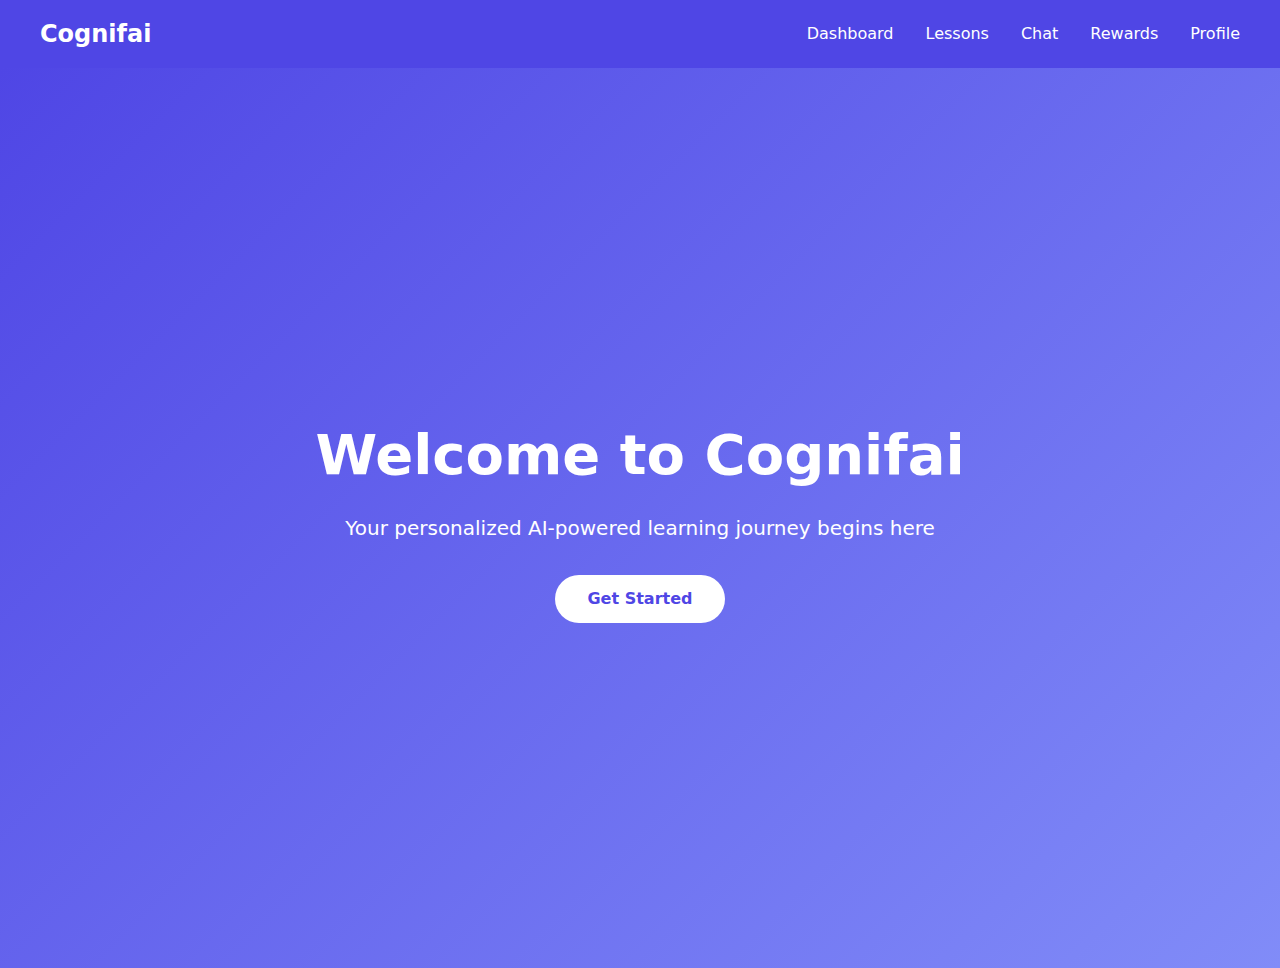
<file: index.html>
<!DOCTYPE html>
<html lang="en">
<head>
    <meta charset="UTF-8">
    <meta name="viewport" content="width=device-width, initial-scale=1.0">
    <title>Cognifai - Personalized Learning Platform</title>
    <style>
        /* Global Styles */
        * {
            margin: 0;
            padding: 0;
            box-sizing: border-box;
            font-family: 'Segoe UI', system-ui, sans-serif;
        }
        :root {
            --primary: #4f46e5;
            --primary-dark: #4338ca;
            --secondary: #818cf8;
            --text: #1f2937;
            --light: #f3f4f6;
            --white: #ffffff;
        }
        body {
            background-color: var(--light);
            color: var(--text);
            line-height: 1.5;
        }
        .nav {
            background-color: var(--primary);
            padding: 1rem;
            box-shadow: 0 2px 4px rgba(0,0,0,0.1);
        }
        .nav-container {
            max-width: 1200px;
            margin: 0 auto;
            display: flex;
            justify-content: space-between;
            align-items: center;
        }
        .nav-logo {
            color: var(--white);
            font-size: 1.5rem;
            font-weight: bold;
            text-decoration: none;
        }
        .nav-links {
            display: flex;
            gap: 2rem;
        }
        .nav-links a {
            color: var(--white);
            text-decoration: none;
            transition: opacity 0.2s;
        }
        .nav-links a:hover {
            opacity: 0.8;
        }
        .landing {
            min-height: 100vh;
            background: linear-gradient(135deg, var(--primary), var(--secondary));
            display: flex;
            align-items: center;
            justify-content: center;
            text-align: center;
            padding: 2rem;
        }
        .landing-content {
            color: var(--white);
        }
        .landing h1 {
            font-size: 3.5rem;
            margin-bottom: 1rem;
        }
        .landing p {
            font-size: 1.25rem;
            margin-bottom: 2rem;
        }
        .btn {
            display: inline-block;
            padding: 0.75rem 2rem;
            border-radius: 9999px;
            text-decoration: none;
            font-weight: 600;
            transition: all 0.2s;
        }
        .btn-primary {
            background-color: var(--white);
            color: var(--primary);
        }
        .btn-primary:hover {
            background-color: var(--light);
        }
        @media (max-width: 768px) {
            .nav-links {
                display: none;
            }
        }
    </style>
</head>
<body>
    <!-- Navigation -->
    <nav class="nav">
        <div class="nav-container">
            <a href="index.html" class="nav-logo">Cognifai</a>
            <div class="nav-links">
                <a href="dashboard.html">Dashboard</a>
                <a href="lessons.html">Lessons</a>
                <a href="chat.html">Chat</a>
                <a href="rewards.html">Rewards</a>
                <a href="profile.html">Profile</a>
            </div>
        </div>
    </nav>
    <!-- Landing Page -->
    <section class="landing">
        <div class="landing-content">
            <h1>Welcome to Cognifai</h1>
            <p>Your personalized AI-powered learning journey begins here</p>
            <a href="login.html" class="btn btn-primary">Get Started</a>
        </div>
    </section>
</body>
</html>
</file>
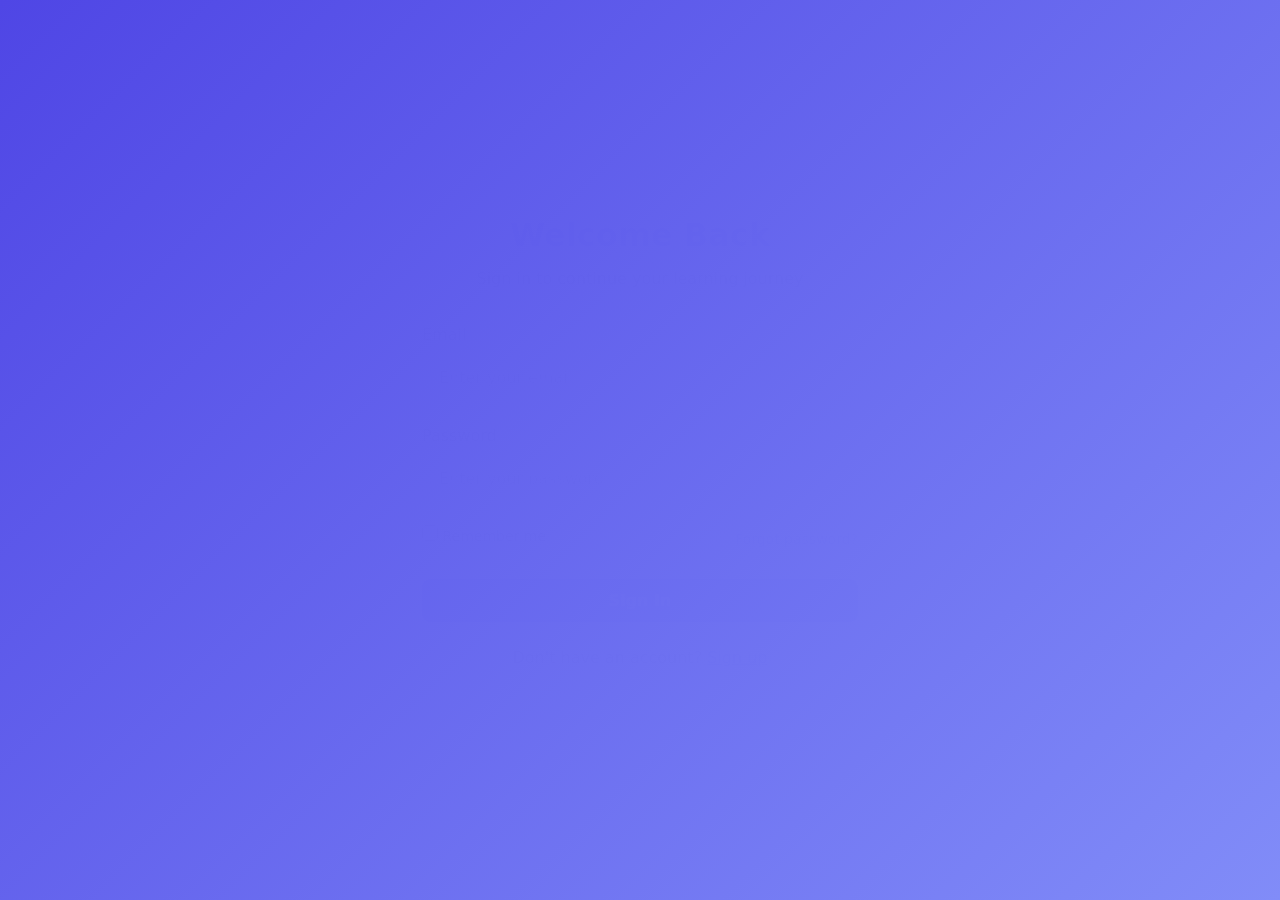
<file: chat.html>
<!DOCTYPE html>
<html lang="en">
<head>
    <meta charset="UTF-8">
    <meta name="viewport" content="width=device-width, initial-scale=1.0">
    <title>AI Chat - Cognifai</title>
    <link rel="stylesheet" href="styles.css">
    <style>
        .chat-main {
            max-width: 600px;
            margin: 3rem auto 2rem auto;
            background: var(--white);
            border-radius: 1.25rem;
            box-shadow: 0 4px 24px rgba(79,70,229,0.08);
            display: flex;
            flex-direction: column;
            min-height: 600px;
            overflow: hidden;
        }
        .chat-header {
            background: linear-gradient(90deg, var(--primary), var(--secondary));
            color: var(--white);
            padding: 1.5rem 2rem;
            text-align: center;
        }
        .chat-messages {
            flex: 1;
            padding: 2rem 1.5rem 1rem 1.5rem;
            overflow-y: auto;
            background: var(--light);
            display: flex;
            flex-direction: column;
            gap: 1.25rem;
        }
        .empty-state {
            display: flex;
            flex-direction: column;
            align-items: center;
            justify-content: center;
            height: 100%;
            color: var(--text);
            opacity: 0.7;
            text-align: center;
            padding: 2rem;
        }
        .empty-state h3 {
            margin-bottom: 1rem;
            color: var(--primary);
        }
        .message {
            display: flex;
            align-items: flex-end;
            gap: 0.75rem;
        }
        .message.user {
            flex-direction: row-reverse;
        }
        .message-content {
            max-width: 70%;
            padding: 1rem 1.25rem;
            border-radius: 1.25rem;
            font-size: 1rem;
            line-height: 1.6;
            box-shadow: 0 2px 8px rgba(0,0,0,0.04);
        }
        .message.user .message-content {
            background: var(--primary);
            color: var(--white);
            border-bottom-right-radius: 0.25rem;
        }
        .message.ai .message-content {
            background: var(--white);
            color: var(--text);
            border-bottom-left-radius: 0.25rem;
            border: 1px solid var(--light);
        }
        .chat-input-bar {
            padding: 1rem 1.25rem;
            background: var(--white);
            border-top: 1px solid var(--light);
        }
        .chat-input-bar input {
            width: 100%;
            border: 1px solid var(--light);
            border-radius: 1.5rem;
            padding: 0.75rem 1.25rem;
            font-size: 1rem;
            background: var(--light);
            transition: all 0.2s;
        }
        .chat-input-bar input:focus {
            outline: none;
            border-color: var(--primary);
            box-shadow: 0 0 0 2px rgba(79,70,229,0.1);
        }
        .chat-input-bar input::placeholder {
            color: var(--text);
            opacity: 0.5;
        }
        @media (max-width: 700px) {
            .chat-main {
                max-width: 98vw;
                margin: 1rem auto;
            }
            .chat-header {
                padding: 1rem 0.5rem;
            }
        }
    </style>
</head>
<body>
    <!-- Navigation -->
    <nav class="nav">
        <div class="nav-container">
            <a href="index.html" class="nav-logo">Cognifai</a>
            <div class="nav-links">
                <a href="dashboard.html">Dashboard</a>
                <a href="lessons.html">Lessons</a>
                <a href="chat.html">Chat</a>
                <a href="rewards.html">Rewards</a>
                <a href="profile.html">Profile</a>
            </div>
        </div>
    </nav>

    <main>
        <div class="chat-main">
            <div class="chat-header">
                <h2>AI Learning Assistant</h2>
                <p style="margin-top: 0.5rem; font-size: 1.1rem; opacity: 0.9;">Coming Soon</p>
            </div>
            <div class="chat-messages" id="chatMessages">
                <div class="empty-state">
                    <h3>AI Assistant Coming Soon</h3>
                    <p>Our AI learning assistant is currently under development. Check back soon for an enhanced learning experience!</p>
                </div>
            </div>
            <div class="chat-input-bar">
                <input type="text" placeholder="Type a message...">
            </div>
        </div>
    </main>

    <script>
        // Check if user is logged in
        window.onload = function() {
            const userData = JSON.parse(localStorage.getItem('userData'));
            if (!userData) {
                window.location.href = 'login.html';
                return;
            }
        }
    </script>
</body>
</html>
</file>
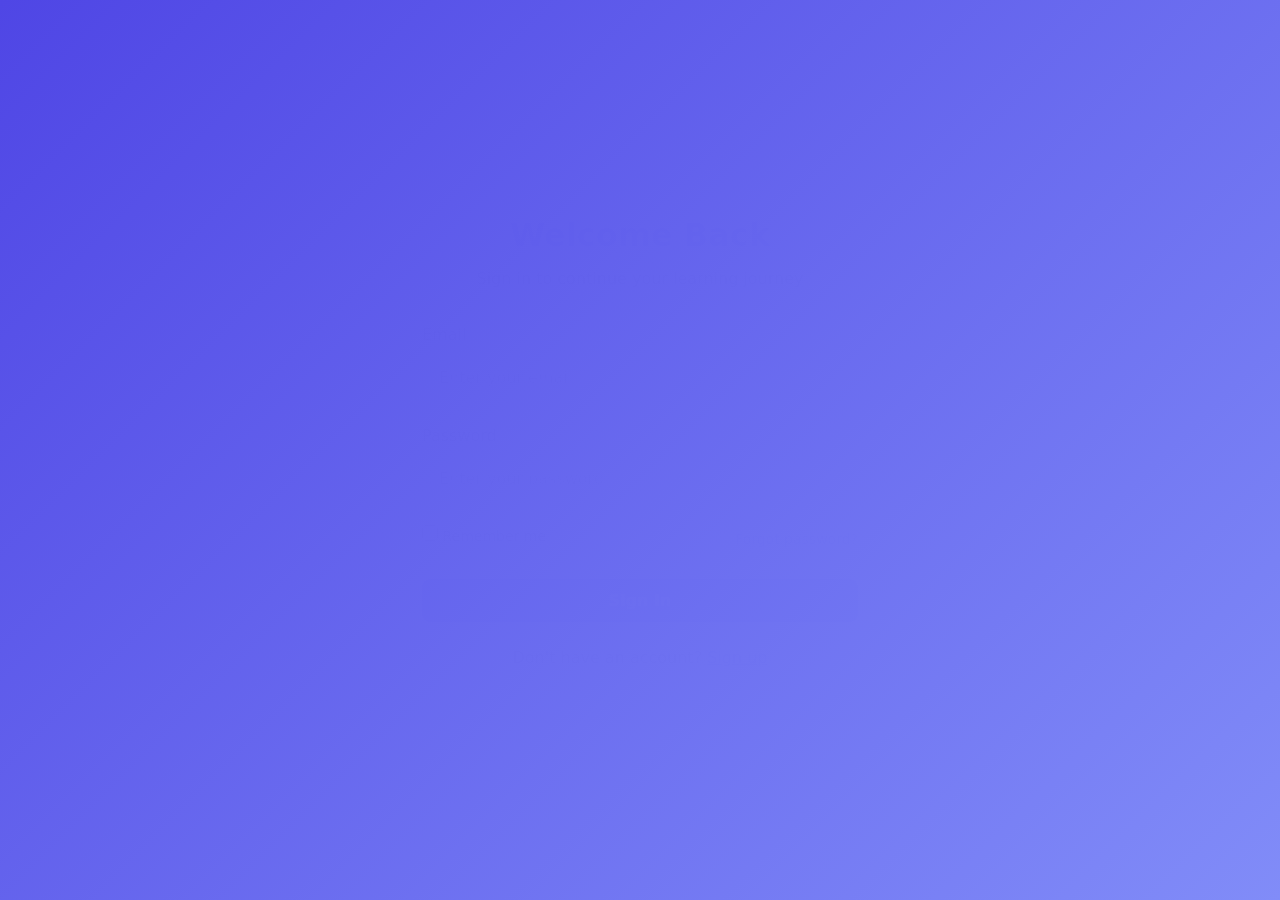
<file: dashboard.html>
<!DOCTYPE html>
<html lang="en">
<head>
    <meta charset="UTF-8">
    <meta name="viewport" content="width=device-width, initial-scale=1.0">
    <title>Dashboard - Cognifai</title>
    <link rel="stylesheet" href="styles.css">
</head>
<body>
    <!-- Navigation -->
    <nav class="nav">
        <div class="nav-container">
            <a href="index.html" class="nav-logo">Cognifai</a>
            <div class="nav-links">
                <a href="dashboard.html">Dashboard</a>
                <a href="lessons.html">Lessons</a>
                <a href="chat.html">Chat</a>
                <a href="rewards.html">Rewards</a>
                <a href="profile.html">Profile</a>
            </div>
        </div>
    </nav>

    <div class="container" style="max-width: 1200px; margin: 2rem auto; padding: 0 1rem;">
        <!-- Welcome Strip -->
        <div class="welcome-strip">
            <h1 id="welcomeMessage">Welcome back!</h1>
            <div style="display: flex; align-items: center; gap: 1rem; margin-top: 1rem;">
                <div class="progress-bar" style="flex-grow: 1;">
                    <div class="progress-bar-fill" style="width: 0%;"></div>
                </div>
                <span>Level 1</span>
            </div>
        </div>

        <!-- Stats Grid -->
        <div class="stats-grid">
            <div class="stat-card">
                <h3>XP Earned</h3>
                <p style="font-size: 2rem; color: var(--primary);">0</p>
                <p>of 1000 to next level</p>
            </div>
            <div class="stat-card">
                <h3>Lessons Completed</h3>
                <p style="font-size: 2rem; color: var(--primary);">0</p>
                <p>out of 0 total</p>
            </div>
            <div class="stat-card">
                <h3>Current Streak</h3>
                <p style="font-size: 2rem; color: var(--primary);">0</p>
                <p>days in a row</p>
            </div>
            <div class="stat-card">
                <h3>Badges Earned</h3>
                <p style="font-size: 2rem; color: var(--primary);">0</p>
                <p>out of 0 available</p>
            </div>
        </div>

        <!-- Next Lesson Preview -->
        <div class="card">
            <div class="card-header">
                <h2 class="card-title">Start Learning</h2>
            </div>
            <div style="display: flex; gap: 2rem; align-items: center;">
                <div style="flex-grow: 1;">
                    <h3>No lessons yet</h3>
                    <p>Start your learning journey by chatting with our AI</p>
                </div>
                <a href="chat.html" class="btn">Get Started</a>
            </div>
        </div>

        <!-- Weekly Activity -->
        <div class="card">
            <div class="card-header">
                <h2 class="card-title">Weekly Activity</h2>
            </div>
            <div style="height: 200px; display: flex; align-items: flex-end; gap: 1rem; padding: 1rem;">
                <div style="flex: 1; background: var(--light); height: 0%; border-radius: 0.5rem;"></div>
                <div style="flex: 1; background: var(--light); height: 0%; border-radius: 0.5rem;"></div>
                <div style="flex: 1; background: var(--light); height: 0%; border-radius: 0.5rem;"></div>
                <div style="flex: 1; background: var(--light); height: 0%; border-radius: 0.5rem;"></div>
                <div style="flex: 1; background: var(--light); height: 0%; border-radius: 0.5rem;"></div>
                <div style="flex: 1; background: var(--light); height: 0%; border-radius: 0.5rem;"></div>
                <div style="flex: 1; background: var(--light); height: 0%; border-radius: 0.5rem;"></div>
            </div>
        </div>

        <!-- Recent Achievements -->
        <div class="card">
            <div class="card-header">
                <h2 class="card-title">Recent Achievements</h2>
            </div>
            <div class="grid grid-3">
                <div class="badge-card" style="opacity: 0.5;">
                    <div class="badge-icon">🏆</div>
                    <h3>First Lesson</h3>
                    <p>Complete your first lesson</p>
                </div>
                <div class="badge-card" style="opacity: 0.5;">
                    <div class="badge-icon">🔥</div>
                    <h3>3-Day Streak</h3>
                    <p>Learn for 3 days in a row</p>
                </div>
                <div class="badge-card" style="opacity: 0.5;">
                    <div class="badge-icon">⭐</div>
                    <h3>Quick Learner</h3>
                    <p>Complete 5 lessons</p>
                </div>
            </div>
        </div>
    </div>

    <script>
        // Check if user is logged in
        window.onload = function() {
            const userData = JSON.parse(localStorage.getItem('userData'));
            if (!userData) {
                window.location.href = 'login.html';
                return;
            }

            // Update welcome message
            const welcomeMessage = document.getElementById('welcomeMessage');
            welcomeMessage.textContent = `Welcome back, ${userData.username || 'Learner'}!`;

            // Check if there are any lessons
            const lessons = JSON.parse(localStorage.getItem('lessons') || '[]');
            if (lessons.length > 0) {
                // Update stats based on lessons
                const completedLessons = lessons.filter(lesson => lesson.completed).length;
                const totalLessons = lessons.length;
                const xp = completedLessons * 100; // Example XP calculation

                document.querySelector('.stat-card:nth-child(1) p:nth-child(2)').textContent = xp;
                document.querySelector('.stat-card:nth-child(2) p:nth-child(2)').textContent = completedLessons;
                document.querySelector('.stat-card:nth-child(2) p:nth-child(3)').textContent = `out of ${totalLessons} total`;

                // Update progress bar
                const progress = totalLessons > 0 ? (completedLessons / totalLessons) * 100 : 0;
                document.querySelector('.progress-bar-fill').style.width = `${progress}%`;

                // Update next lesson preview
                const nextLesson = lessons.find(lesson => !lesson.completed);
                if (nextLesson) {
                    const lessonPreview = document.querySelector('.card:nth-child(3)');
                    lessonPreview.querySelector('h3').textContent = nextLesson.title;
                    lessonPreview.querySelector('p').textContent = nextLesson.description;
                    lessonPreview.querySelector('.btn').textContent = 'Continue';
                    lessonPreview.querySelector('.btn').onclick = () => window.location.href = 'lessons.html';
                }
            }
        }
    </script>
</body>
</html>
</file>
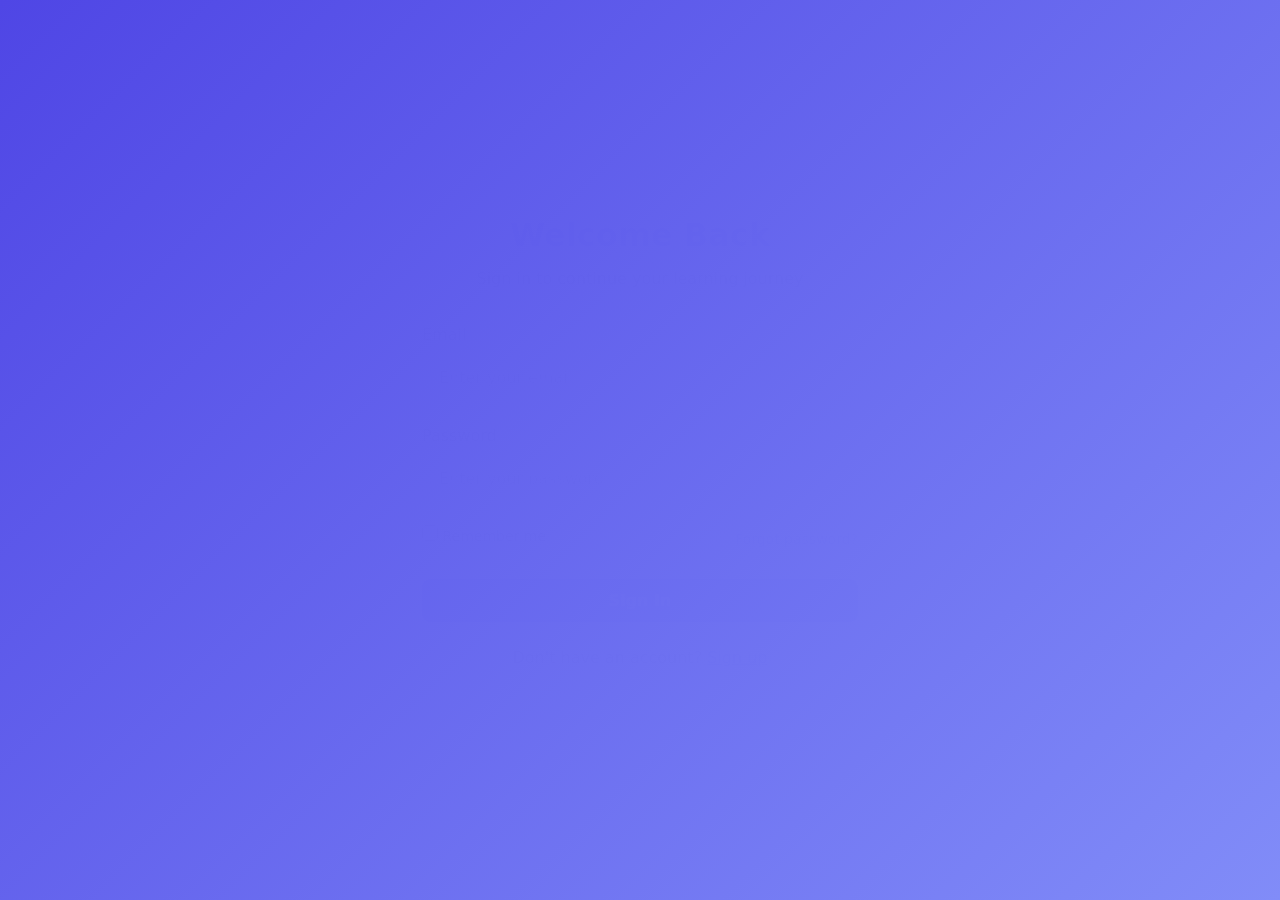
<file: lessons.html>
<!DOCTYPE html>
<html lang="en">
<head>
    <meta charset="UTF-8">
    <meta name="viewport" content="width=device-width, initial-scale=1.0">
    <title>Lessons - Cognifai</title>
    <link rel="stylesheet" href="styles.css">
</head>
<body>
    <!-- Navigation -->
    <nav class="nav">
        <div class="nav-container">
            <a href="index.html" class="nav-logo">Cognifai</a>
            <div class="nav-links">
                <a href="dashboard.html">Dashboard</a>
                <a href="lessons.html">Lessons</a>
                <a href="chat.html">Chat</a>
                <a href="rewards.html">Rewards</a>
                <a href="profile.html">Profile</a>
            </div>
        </div>
    </nav>

    <div class="container" style="max-width: 1200px; margin: 2rem auto; padding: 0 1rem;">
        <!-- Empty State -->
        <div class="card" style="text-align: center; padding: 3rem;">
            <h2>No Lessons Yet</h2>
            <p style="margin: 1rem 0;">Get started by chatting with our AI to create your personalized lesson plan.</p>
            <a href="chat.html" class="btn" style="display: inline-block; width: auto;">Chat with AI</a>
        </div>

        <!-- Lesson List (Hidden by default) -->
        <div id="lessonList" style="display: none;">
            <!-- Course Progress -->
            <div class="welcome-strip">
                <h1>Your Learning Path</h1>
                <div style="display: flex; align-items: center; gap: 1rem; margin-top: 1rem;">
                    <div class="progress-bar" style="flex-grow: 1;">
                        <div class="progress-bar-fill" style="width: 0%;"></div>
                    </div>
                    <span>0% Complete</span>
                </div>
            </div>

            <!-- Course Categories -->
            <div class="grid grid-3" style="margin-bottom: 2rem;">
                <div class="card" style="cursor: pointer; transition: transform 0.2s;" onclick="filterLessons('all')">
                    <h3>All Courses</h3>
                    <p>Browse all available courses</p>
                </div>
                <div class="card" style="cursor: pointer; transition: transform 0.2s;" onclick="filterLessons('in-progress')">
                    <h3>In Progress</h3>
                    <p>Continue your learning journey</p>
                </div>
                <div class="card" style="cursor: pointer; transition: transform 0.2s;" onclick="filterLessons('completed')">
                    <h3>Completed</h3>
                    <p>Review your achievements</p>
                </div>
            </div>

            <!-- Course List -->
            <div class="grid grid-2" style="gap: 2rem;" id="courseList">
                <!-- Lessons will be dynamically added here -->
            </div>
        </div>
    </div>

    <script>
        // Check if user is logged in
        window.onload = function() {
            const userData = JSON.parse(localStorage.getItem('userData'));
            if (!userData) {
                window.location.href = 'login.html';
                return;
            }

            // Check if there are any lessons
            const lessons = JSON.parse(localStorage.getItem('lessons') || '[]');
            if (lessons.length > 0) {
                document.querySelector('.card').style.display = 'none';
                document.getElementById('lessonList').style.display = 'block';
                displayLessons(lessons);
            }
        }

        function displayLessons(lessons) {
            const courseList = document.getElementById('courseList');
            courseList.innerHTML = lessons.map(lesson => `
                <div class="card lesson-card">
                    <div style="display: flex; gap: 1.5rem;">
                        <div style="flex: 1;">
                            <h3>${lesson.title}</h3>
                            <p>${lesson.description}</p>
                            <div style="display: flex; gap: 1rem; margin-top: 1rem;">
                                <span>⏱️ ${lesson.duration}</span>
                                <span>📚 ${lesson.difficulty}</span>
                            </div>
                            <div class="progress-bar" style="margin-top: 1rem;">
                                <div class="progress-bar-fill" style="width: 0%;"></div>
                            </div>
                        </div>
                        <button class="btn">Start</button>
                    </div>
                </div>
            `).join('');
        }

        function filterLessons(category) {
            // Add active state to selected category
            document.querySelectorAll('.card').forEach(card => {
                card.style.transform = 'none';
            });
            event.currentTarget.style.transform = 'translateY(-4px)';
        }
    </script>
</body>
</html>
</file>
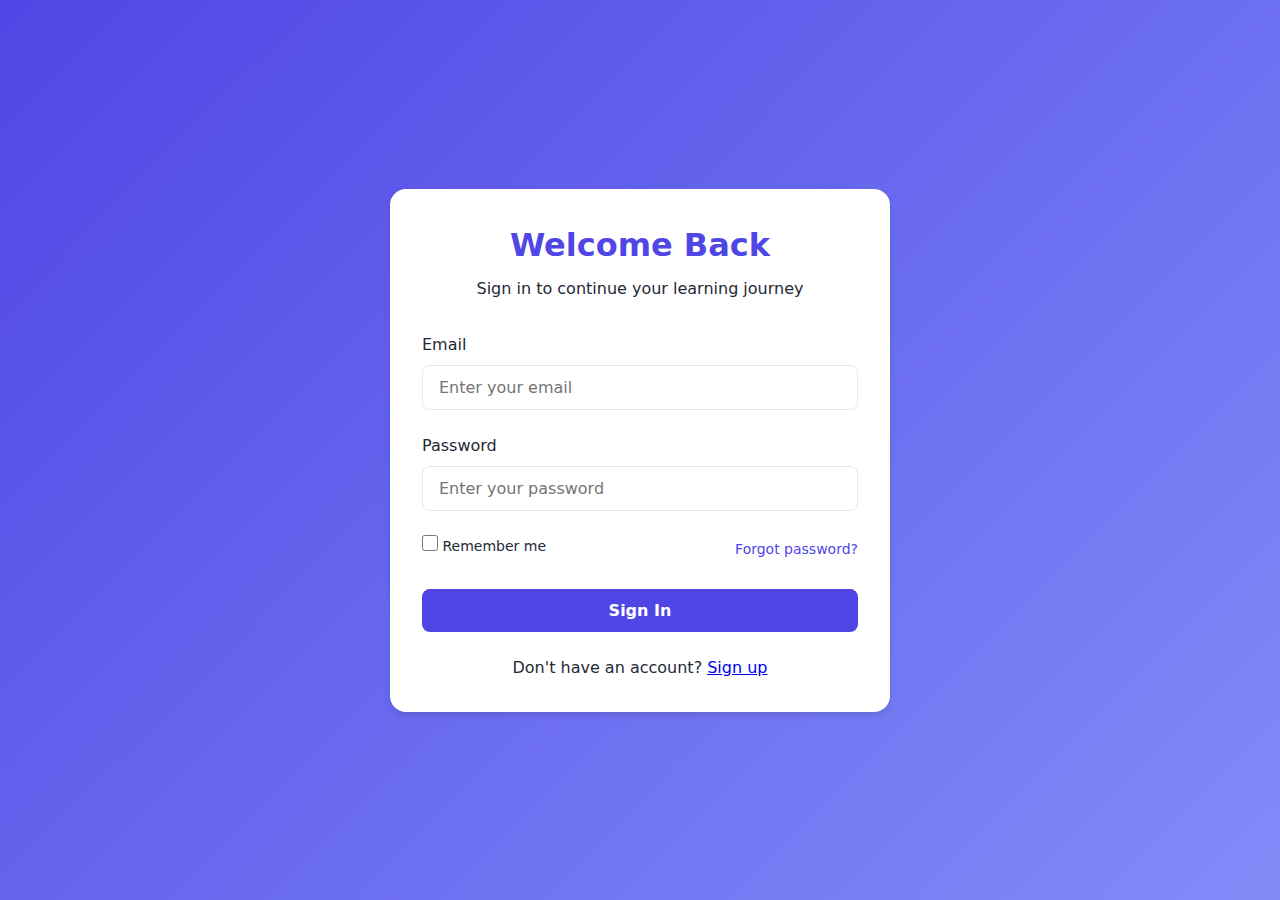
<file: login.html>
<!DOCTYPE html>
<html lang="en">
<head>
    <meta charset="UTF-8">
    <meta name="viewport" content="width=device-width, initial-scale=1.0">
    <title>Login - Cognifai</title>
    <link rel="stylesheet" href="styles.css">
</head>
<body>
    <div class="auth-container">
        <div class="auth-box">
            <div class="auth-header">
                <h1>Welcome Back</h1>
                <p class="text-light">Sign in to continue your learning journey</p>
            </div>
            <form id="loginForm" class="mt-2">
                <div class="form-group">
                    <label for="email">Email</label>
                    <input type="email" id="email" class="form-control" required placeholder="Enter your email">
                </div>
                <div class="form-group">
                    <label for="password">Password</label>
                    <input type="password" id="password" class="form-control" required placeholder="Enter your password">
                </div>
                <div class="form-group">
                    <div class="remember-forgot">
                        <label class="checkbox-label">
                            <input type="checkbox" id="rememberMe">
                            <span>Remember me</span>
                        </label>
                        <a href="#" class="forgot-password">Forgot password?</a>
                    </div>
                </div>
                <div class="form-group">
                    <button type="submit" class="btn btn-primary" style="width: 100%;">Sign In</button>
                </div>
                <p class="text-center mt-2">
                    Don't have an account? <a href="signup.html" class="text-primary">Sign up</a>
                </p>
            </form>
        </div>
    </div>

    <style>
        .remember-forgot {
            display: flex;
            justify-content: space-between;
            align-items: center;
            font-size: 0.875rem;
        }

        .checkbox-label {
            display: flex;
            align-items: center;
            gap: 0.5rem;
            cursor: pointer;
        }

        .checkbox-label input[type="checkbox"] {
            width: 1rem;
            height: 1rem;
            cursor: pointer;
        }

        .forgot-password {
            color: var(--primary);
            text-decoration: none;
            transition: color 0.2s;
        }

        .forgot-password:hover {
            color: var(--primary-dark);
        }

        .auth-box {
            animation: fadeIn 0.3s ease-in;
        }

        @keyframes fadeIn {
            from { opacity: 0; transform: translateY(-10px); }
            to { opacity: 1; transform: translateY(0); }
        }
    </style>

    <script>
        document.getElementById('loginForm').addEventListener('submit', function(e) {
            e.preventDefault();
            
            const email = document.getElementById('email').value;
            const password = document.getElementById('password').value;
            const rememberMe = document.getElementById('rememberMe').checked;
            
            // Get stored user data
            const userData = JSON.parse(localStorage.getItem('userData'));
            
            if (!userData || userData.email !== email) {
                alert('Invalid email or password!');
                return;
            }
            
            // Store login state
            if (rememberMe) {
                localStorage.setItem('isLoggedIn', 'true');
            } else {
                sessionStorage.setItem('isLoggedIn', 'true');
            }
            
            // Redirect to dashboard
            window.location.href = 'dashboard.html';
        });
    </script>
</body>
</html>
</file>
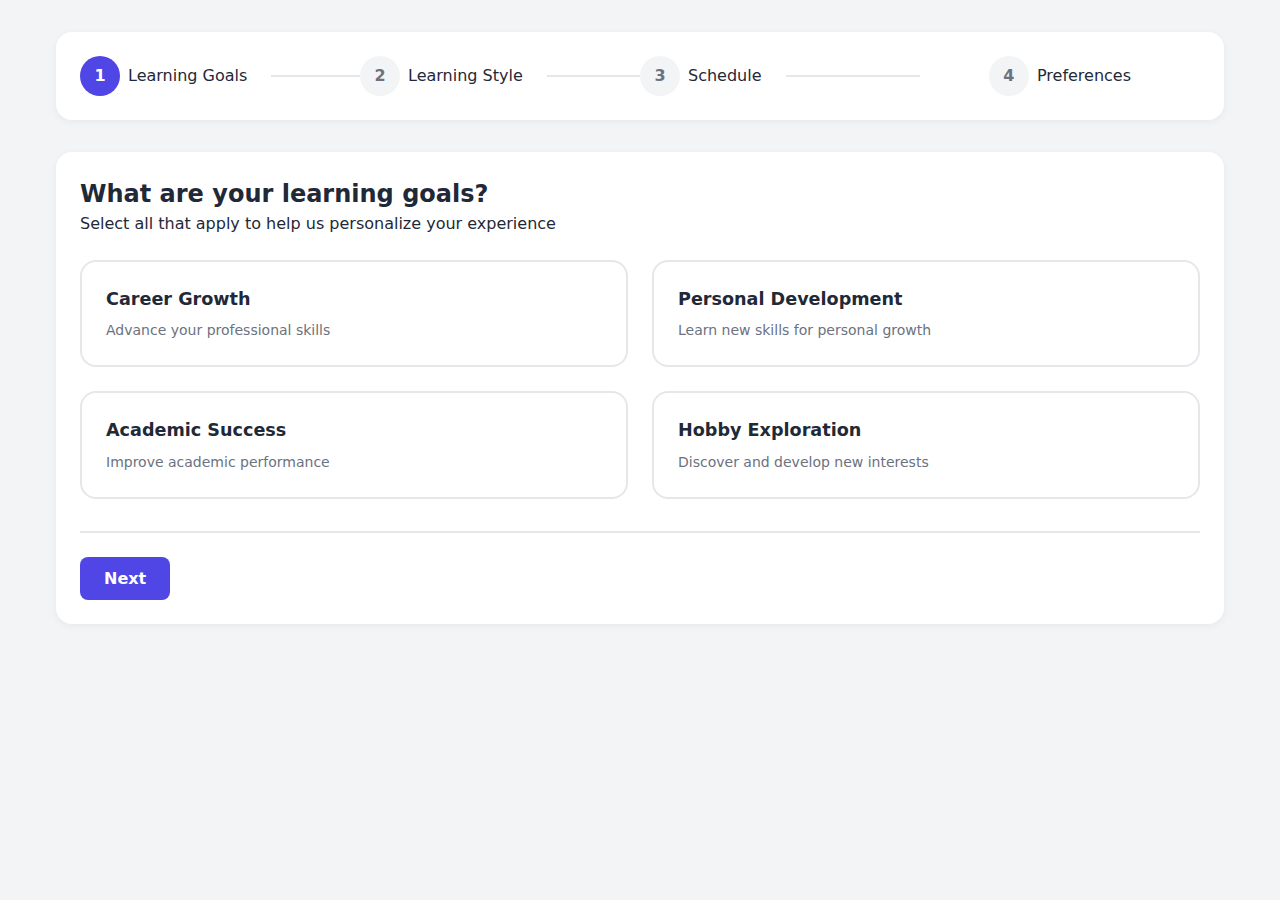
<file: onboarding.html>
<!DOCTYPE html>
<html lang="en">
<head>
    <meta charset="UTF-8">
    <meta name="viewport" content="width=device-width, initial-scale=1.0">
    <title>Onboarding - Cognifai</title>
    <link rel="stylesheet" href="styles.css">
</head>
<body>
    <div class="container">
        <div class="onboarding-progress">
            <div class="step-indicator">
                <div class="step-number active">1</div>
                <span>Learning Goals</span>
            </div>
            <div class="step-indicator">
                <div class="step-number">2</div>
                <span>Learning Style</span>
            </div>
            <div class="step-indicator">
                <div class="step-number">3</div>
                <span>Schedule</span>
            </div>
            <div class="step-indicator">
                <div class="step-number">4</div>
                <span>Preferences</span>
            </div>
        </div>

        <div class="card">
            <!-- Step 1: Learning Goals -->
            <div class="onboarding-step" id="step1">
                <h2>What are your learning goals?</h2>
                <p class="text-light mb-3">Select all that apply to help us personalize your experience</p>
                <div class="preference-grid">
                    <label class="preference-card">
                        <input type="checkbox" name="goals" value="career">
                        <div class="preference-content">
                            <h3>Career Growth</h3>
                            <p>Advance your professional skills</p>
                        </div>
                    </label>
                    <label class="preference-card">
                        <input type="checkbox" name="goals" value="personal">
                        <div class="preference-content">
                            <h3>Personal Development</h3>
                            <p>Learn new skills for personal growth</p>
                        </div>
                    </label>
                    <label class="preference-card">
                        <input type="checkbox" name="goals" value="academic">
                        <div class="preference-content">
                            <h3>Academic Success</h3>
                            <p>Improve academic performance</p>
                        </div>
                    </label>
                    <label class="preference-card">
                        <input type="checkbox" name="goals" value="hobby">
                        <div class="preference-content">
                            <h3>Hobby Exploration</h3>
                            <p>Discover and develop new interests</p>
                        </div>
                    </label>
                </div>
            </div>

            <!-- Step 2: Learning Style -->
            <div class="onboarding-step" id="step2" style="display: none;">
                <h2>How do you learn best?</h2>
                <p class="text-light mb-3">Choose your preferred learning style</p>
                <div class="preference-grid">
                    <label class="preference-card">
                        <input type="radio" name="style" value="visual">
                        <div class="preference-content">
                            <h3>Visual</h3>
                            <p>Learn through images, diagrams, and videos</p>
                        </div>
                    </label>
                    <label class="preference-card">
                        <input type="radio" name="style" value="auditory">
                        <div class="preference-content">
                            <h3>Auditory</h3>
                            <p>Learn through listening and discussions</p>
                        </div>
                    </label>
                    <label class="preference-card">
                        <input type="radio" name="style" value="reading">
                        <div class="preference-content">
                            <h3>Reading/Writing</h3>
                            <p>Learn through text and note-taking</p>
                        </div>
                    </label>
                    <label class="preference-card">
                        <input type="radio" name="style" value="kinesthetic">
                        <div class="preference-content">
                            <h3>Kinesthetic</h3>
                            <p>Learn through hands-on activities</p>
                        </div>
                    </label>
                </div>
            </div>

            <!-- Step 3: Schedule -->
            <div class="onboarding-step" id="step3" style="display: none;">
                <h2>When do you prefer to learn?</h2>
                <p class="text-light mb-3">Set your learning schedule</p>
                <div class="form-group">
                    <label>Daily Goal (minutes)</label>
                    <select id="dailyGoal" class="form-control">
                        <option value="15">15 minutes</option>
                        <option value="30">30 minutes</option>
                        <option value="45">45 minutes</option>
                        <option value="60">1 hour</option>
                        <option value="90">1.5 hours</option>
                        <option value="120">2 hours</option>
                    </select>
                </div>
                <div class="form-group">
                    <label>Preferred Time</label>
                    <select id="preferredTime" class="form-control">
                        <option value="morning">Morning (6AM - 12PM)</option>
                        <option value="afternoon">Afternoon (12PM - 5PM)</option>
                        <option value="evening">Evening (5PM - 10PM)</option>
                        <option value="night">Night (10PM - 6AM)</option>
                    </select>
                </div>
                <div class="form-group">
                    <label>Learning Days</label>
                    <div class="day-selector">
                        <label class="day-option">
                            <input type="checkbox" name="days" value="monday">
                            <span>Mon</span>
                        </label>
                        <label class="day-option">
                            <input type="checkbox" name="days" value="tuesday">
                            <span>Tue</span>
                        </label>
                        <label class="day-option">
                            <input type="checkbox" name="days" value="wednesday">
                            <span>Wed</span>
                        </label>
                        <label class="day-option">
                            <input type="checkbox" name="days" value="thursday">
                            <span>Thu</span>
                        </label>
                        <label class="day-option">
                            <input type="checkbox" name="days" value="friday">
                            <span>Fri</span>
                        </label>
                        <label class="day-option">
                            <input type="checkbox" name="days" value="saturday">
                            <span>Sat</span>
                        </label>
                        <label class="day-option">
                            <input type="checkbox" name="days" value="sunday">
                            <span>Sun</span>
                        </label>
                    </div>
                </div>
            </div>

            <!-- Step 4: Additional Preferences -->
            <div class="onboarding-step" id="step4" style="display: none;">
                <h2>Additional Preferences</h2>
                <p class="text-light mb-3">Help us fine-tune your learning experience</p>
                <div class="form-group">
                    <label>Difficulty Level</label>
                    <select id="difficulty" class="form-control">
                        <option value="beginner">Beginner</option>
                        <option value="intermediate">Intermediate</option>
                        <option value="advanced">Advanced</option>
                    </select>
                </div>
                <div class="form-group">
                    <label>Preferred Language</label>
                    <select id="language" class="form-control">
                        <option value="english">English</option>
                        <option value="spanish">Spanish</option>
                        <option value="french">French</option>
                        <option value="german">German</option>
                        <option value="chinese">Chinese</option>
                    </select>
                </div>
                <div class="form-group">
                    <label>Notification Preferences</label>
                    <div class="notification-options">
                        <label class="checkbox-label">
                            <input type="checkbox" id="emailNotif" checked>
                            <span>Email Notifications</span>
                        </label>
                        <label class="checkbox-label">
                            <input type="checkbox" id="reminderNotif" checked>
                            <span>Daily Reminders</span>
                        </label>
                        <label class="checkbox-label">
                            <input type="checkbox" id="progressNotif" checked>
                            <span>Progress Updates</span>
                        </label>
                    </div>
                </div>
            </div>

            <div class="onboarding-navigation">
                <button id="prevButton" class="btn btn-secondary" style="display: none;">Previous</button>
                <button id="nextButton" class="btn btn-primary">Next</button>
            </div>
        </div>
    </div>

    <style>
        .onboarding-progress {
            background: var(--white);
            padding: 1.5rem;
            border-radius: 1rem;
            margin-bottom: 2rem;
            box-shadow: 0 2px 8px rgba(0,0,0,0.05);
            display: flex;
            justify-content: space-between;
            align-items: center;
        }

        .step-indicator {
            display: flex;
            align-items: center;
            gap: 0.5rem;
            flex: 1;
            justify-content: center;
        }

        .step-indicator:not(:last-child)::after {
            content: '';
            flex: 1;
            height: 2px;
            background: var(--border);
            margin-left: 1rem;
        }

        .step-number {
            width: 2.5rem;
            height: 2.5rem;
            border-radius: 50%;
            background: var(--light);
            display: flex;
            align-items: center;
            justify-content: center;
            font-weight: 600;
            color: var(--text-light);
            transition: all 0.3s ease;
            flex-shrink: 0;
        }

        .step-number.active {
            background: var(--primary);
            color: var(--white);
        }

        .preference-grid {
            display: grid;
            grid-template-columns: repeat(2, 1fr);
            gap: 1.5rem;
            margin-bottom: 2rem;
        }

        .preference-card {
            position: relative;
            cursor: pointer;
            height: 100%;
        }

        .preference-card input {
            position: absolute;
            opacity: 0;
        }

        .preference-content {
            background: var(--white);
            border: 2px solid var(--border);
            border-radius: 1rem;
            padding: 1.5rem;
            transition: all 0.3s ease;
            height: 100%;
            display: flex;
            flex-direction: column;
        }

        .preference-card input:checked + .preference-content {
            border-color: var(--primary);
            background: var(--light);
        }

        .preference-content h3 {
            margin-bottom: 0.5rem;
            color: var(--text);
            font-size: 1.1rem;
        }

        .preference-content p {
            color: var(--text-light);
            font-size: 0.875rem;
            margin: 0;
        }

        .form-group {
            margin-bottom: 1.5rem;
        }

        .form-group:last-child {
            margin-bottom: 0;
        }

        .form-control {
            width: 100%;
            padding: 0.75rem 1rem;
            border: 2px solid var(--border);
            border-radius: 0.5rem;
            font-size: 1rem;
            transition: all 0.3s ease;
        }

        .form-control:focus {
            border-color: var(--primary);
            outline: none;
            box-shadow: 0 0 0 3px rgba(79,70,229,0.1);
        }

        .day-selector {
            display: grid;
            grid-template-columns: repeat(7, 1fr);
            gap: 0.5rem;
        }

        .day-option {
            text-align: center;
        }

        .day-option input {
            display: none;
        }

        .day-option span {
            display: block;
            padding: 0.75rem 0.5rem;
            border: 2px solid var(--border);
            border-radius: 0.5rem;
            cursor: pointer;
            transition: all 0.3s ease;
            font-size: 0.875rem;
        }

        .day-option input:checked + span {
            background: var(--primary);
            color: var(--white);
            border-color: var(--primary);
        }

        .notification-options {
            display: grid;
            grid-template-columns: repeat(3, 1fr);
            gap: 1rem;
        }

        .checkbox-label {
            display: flex;
            align-items: center;
            gap: 0.5rem;
            cursor: pointer;
            padding: 0.75rem;
            border: 2px solid var(--border);
            border-radius: 0.5rem;
            transition: all 0.3s ease;
        }

        .checkbox-label:hover {
            border-color: var(--primary);
        }

        .checkbox-label input[type="checkbox"] {
            width: 1.25rem;
            height: 1.25rem;
            cursor: pointer;
        }

        .onboarding-navigation {
            display: flex;
            justify-content: space-between;
            margin-top: 2rem;
            padding-top: 1.5rem;
            border-top: 2px solid var(--border);
        }

        @media (max-width: 768px) {
            .preference-grid {
                grid-template-columns: 1fr;
            }

            .notification-options {
                grid-template-columns: 1fr;
            }

            .day-selector {
                grid-template-columns: repeat(4, 1fr);
            }

            .step-indicator span {
                display: none;
            }

            .step-indicator:not(:last-child)::after {
                margin-left: 0.5rem;
            }
        }
    </style>

    <script>
        let currentStep = 1;
        const totalSteps = 4;

        const prevButton = document.getElementById('prevButton');
        const nextButton = document.getElementById('nextButton');
        const steps = document.querySelectorAll('.onboarding-step');
        const stepNumbers = document.querySelectorAll('.step-number');

        function updateStep() {
            steps.forEach((step, index) => {
                step.style.display = index + 1 === currentStep ? 'block' : 'none';
            });

            stepNumbers.forEach((number, index) => {
                number.classList.toggle('active', index + 1 <= currentStep);
            });

            prevButton.style.display = currentStep === 1 ? 'none' : 'inline-block';
            nextButton.textContent = currentStep === totalSteps ? 'Complete' : 'Next';
        }

        prevButton.addEventListener('click', () => {
            if (currentStep > 1) {
                currentStep--;
                updateStep();
            }
        });

        nextButton.addEventListener('click', () => {
            if (currentStep < totalSteps) {
                currentStep++;
                updateStep();
            } else {
                // Save preferences
                const preferences = {
                    goals: Array.from(document.querySelectorAll('input[name="goals"]:checked')).map(input => input.value),
                    style: document.querySelector('input[name="style"]:checked')?.value,
                    dailyGoal: document.getElementById('dailyGoal').value,
                    preferredTime: document.getElementById('preferredTime').value,
                    days: Array.from(document.querySelectorAll('input[name="days"]:checked')).map(input => input.value),
                    difficulty: document.getElementById('difficulty').value,
                    language: document.getElementById('language').value,
                    notifications: {
                        email: document.getElementById('emailNotif').checked,
                        reminders: document.getElementById('reminderNotif').checked,
                        progress: document.getElementById('progressNotif').checked
                    }
                };

                localStorage.setItem('userPreferences', JSON.stringify(preferences));
                window.location.href = 'dashboard.html';
            }
        });

        // Initialize
        updateStep();
    </script>
</body>
</html>
</file>
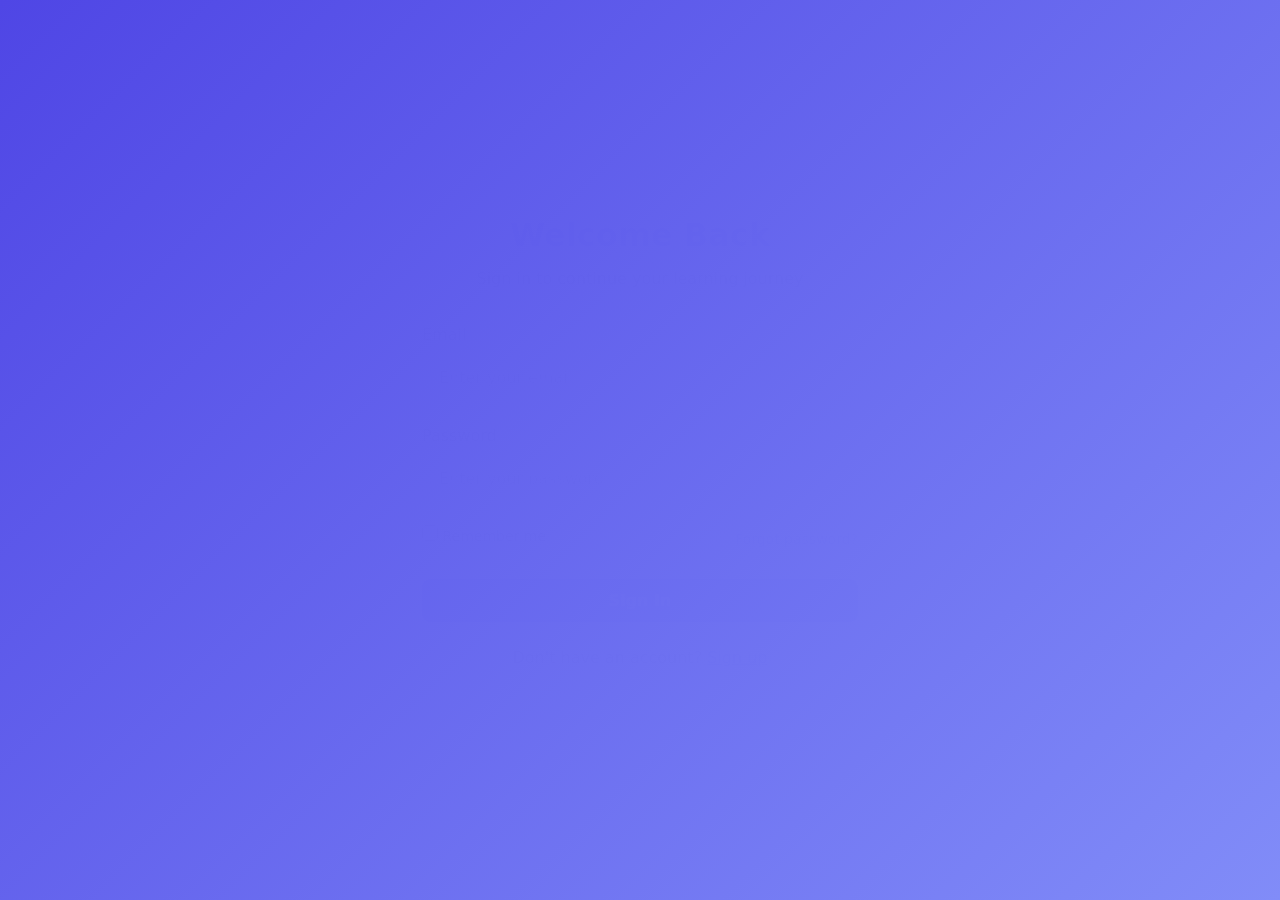
<file: profile.html>
<!DOCTYPE html>
<html lang="en">
<head>
    <meta charset="UTF-8">
    <meta name="viewport" content="width=device-width, initial-scale=1.0">
    <title>Profile - Cognifai</title>
    <link rel="stylesheet" href="styles.css">
</head>
<body>
    <!-- Navigation -->
    <nav class="nav">
        <div class="nav-container">
            <a href="index.html" class="nav-logo">Cognifai</a>
            <div class="nav-links">
                <a href="dashboard.html">Dashboard</a>
                <a href="lessons.html">Lessons</a>
                <a href="chat.html">Chat</a>
                <a href="rewards.html">Rewards</a>
                <a href="profile.html">Profile</a>
            </div>
        </div>
    </nav>

    <div class="container">
        <div class="card">
            <div class="profile-header">
                <div class="profile-picture">
                    <img id="profileImage" src="https://via.placeholder.com/150" alt="Profile Picture">
                    <label class="profile-picture-upload">
                        Change Photo
                        <input type="file" id="profilePictureInput" accept="image/*">
                    </label>
                </div>
                <h2 id="username">Loading...</h2>
                <p id="email" class="text-light">Loading...</p>
            </div>

            <div class="grid grid-2">
                <div class="card">
                    <h3>Personal Information</h3>
                    <form id="profileForm" class="mt-2">
                        <div class="form-group">
                            <label for="fullName">Full Name</label>
                            <input type="text" id="fullName" class="form-control" disabled>
                        </div>
                        <div class="form-group">
                            <label for="username">Username</label>
                            <input type="text" id="usernameInput" class="form-control" disabled>
                        </div>
                        <div class="form-group">
                            <label for="email">Email</label>
                            <input type="email" id="emailInput" class="form-control" disabled>
                        </div>
                        <div class="form-group">
                            <label for="bio">Bio</label>
                            <textarea id="bio" class="form-control" rows="3" disabled></textarea>
                        </div>
                        <div class="form-group">
                            <button type="button" id="editButton" class="btn btn-primary">Edit Profile</button>
                            <button type="submit" id="saveButton" class="btn btn-primary" style="display: none;">Save Changes</button>
                            <button type="button" id="cancelButton" class="btn btn-secondary" style="display: none;">Cancel</button>
                        </div>
                    </form>
                </div>

                <div class="card">
                    <div class="card-header">
                        <h2>Learning Preferences</h2>
                        <button class="btn btn-secondary" onclick="enableEdit()">Edit</button>
                    </div>
                    <div class="card-body">
                        <div class="preference-grid">
                            <div class="preference-card">
                                <div class="preference-content">
                                    <h3>Learning Goals</h3>
                                    <div id="learningGoals" class="preference-list"></div>
                                </div>
                            </div>
                            <div class="preference-card">
                                <div class="preference-content">
                                    <h3>Learning Style</h3>
                                    <div id="learningStyle" class="preference-list"></div>
                                </div>
                            </div>
                            <div class="preference-card">
                                <div class="preference-content">
                                    <h3>Schedule</h3>
                                    <div id="schedule" class="preference-list"></div>
                                </div>
                            </div>
                            <div class="preference-card">
                                <div class="preference-content">
                                    <h3>Additional Preferences</h3>
                                    <div id="additionalPrefs" class="preference-list"></div>
                                </div>
                            </div>
                        </div>
                    </div>
                </div>
            </div>

            <div class="text-center mt-3">
                <button id="logoutButton" class="btn btn-secondary">Logout</button>
            </div>
        </div>
    </div>

    <style>
        .preference-grid {
            display: grid;
            grid-template-columns: repeat(2, 1fr);
            gap: 1.5rem;
        }

        .preference-card {
            background: var(--white);
            border: 2px solid var(--border);
            border-radius: 1rem;
            transition: all 0.3s ease;
        }

        .preference-card:hover {
            border-color: var(--primary);
            transform: translateY(-2px);
        }

        .preference-content {
            padding: 1.5rem;
        }

        .preference-content h3 {
            margin-bottom: 1rem;
            color: var(--text);
            font-size: 1.1rem;
        }

        .preference-list {
            display: flex;
            flex-direction: column;
            gap: 0.75rem;
        }

        .preference-item {
            display: flex;
            align-items: center;
            gap: 0.5rem;
            color: var(--text);
        }

        .preference-item i {
            color: var(--primary);
            font-size: 1.1rem;
        }

        @media (max-width: 768px) {
            .preference-grid {
                grid-template-columns: 1fr;
            }
        }
    </style>

    <script>
        // Check if user is logged in
        window.onload = function() {
            const userData = JSON.parse(localStorage.getItem('userData'));
            if (!userData) {
                window.location.href = 'login.html';
                return;
            }

            // Load profile picture if exists
            const profilePicture = localStorage.getItem('profilePicture');
            if (profilePicture) {
                document.getElementById('profileImage').src = profilePicture;
            }

            // Load user data
            document.getElementById('username').textContent = userData.username || 'User';
            document.getElementById('email').textContent = userData.email || '';
            document.getElementById('fullName').value = userData.fullName || '';
            document.getElementById('usernameInput').value = userData.username || '';
            document.getElementById('emailInput').value = userData.email || '';
            document.getElementById('bio').value = userData.bio || '';

            // Load learning preferences
            loadUserPreferences();
        }

        // Handle profile picture upload
        document.getElementById('profilePictureInput').addEventListener('change', function(e) {
            const file = e.target.files[0];
            if (file) {
                const reader = new FileReader();
                reader.onload = function(e) {
                    const imageData = e.target.result;
                    document.getElementById('profileImage').src = imageData;
                    localStorage.setItem('profilePicture', imageData);
                };
                reader.readAsDataURL(file);
            }
        });

        // Handle edit mode
        const editButton = document.getElementById('editButton');
        const saveButton = document.getElementById('saveButton');
        const cancelButton = document.getElementById('cancelButton');
        const formInputs = document.querySelectorAll('#profileForm input, #profileForm textarea');

        editButton.addEventListener('click', function() {
            formInputs.forEach(input => input.disabled = false);
            editButton.style.display = 'none';
            saveButton.style.display = 'inline-block';
            cancelButton.style.display = 'inline-block';
        });

        cancelButton.addEventListener('click', function() {
            formInputs.forEach(input => input.disabled = true);
            editButton.style.display = 'inline-block';
            saveButton.style.display = 'none';
            cancelButton.style.display = 'none';
            // Reset form values
            const userData = JSON.parse(localStorage.getItem('userData'));
            document.getElementById('fullName').value = userData.fullName || '';
            document.getElementById('usernameInput').value = userData.username || '';
            document.getElementById('emailInput').value = userData.email || '';
            document.getElementById('bio').value = userData.bio || '';
        });

        // Handle form submission
        document.getElementById('profileForm').addEventListener('submit', function(e) {
            e.preventDefault();
            const userData = JSON.parse(localStorage.getItem('userData'));
            userData.fullName = document.getElementById('fullName').value;
            userData.username = document.getElementById('usernameInput').value;
            userData.email = document.getElementById('emailInput').value;
            userData.bio = document.getElementById('bio').value;
            
            localStorage.setItem('userData', JSON.stringify(userData));
            
            formInputs.forEach(input => input.disabled = true);
            editButton.style.display = 'inline-block';
            saveButton.style.display = 'none';
            cancelButton.style.display = 'none';
            
            // Update displayed username
            document.getElementById('username').textContent = userData.username;
        });

        // Handle logout
        document.getElementById('logoutButton').addEventListener('click', function() {
            localStorage.removeItem('userData');
            window.location.href = 'login.html';
        });

        function loadUserPreferences() {
            const preferences = JSON.parse(localStorage.getItem('userPreferences') || '{}');
            
            // Learning Goals
            const goalsMap = {
                career: 'Career Growth',
                personal: 'Personal Development',
                academic: 'Academic Success',
                hobby: 'Hobby Exploration'
            };
            const goalsList = preferences.goals?.map(goal => 
                `<div class="preference-item"><i class="fas fa-check-circle"></i>${goalsMap[goal]}</div>`
            ).join('') || 'Not set';
            document.getElementById('learningGoals').innerHTML = goalsList;

            // Learning Style
            const styleMap = {
                visual: 'Visual Learner',
                auditory: 'Auditory Learner',
                reading: 'Reading/Writing Learner',
                kinesthetic: 'Kinesthetic Learner'
            };
            const style = preferences.style ? 
                `<div class="preference-item"><i class="fas fa-check-circle"></i>${styleMap[preferences.style]}</div>` : 
                'Not set';
            document.getElementById('learningStyle').innerHTML = style;

            // Schedule
            const scheduleItems = [
                preferences.dailyGoal ? `<div class="preference-item"><i class="fas fa-clock"></i>Daily Goal: ${preferences.dailyGoal} minutes</div>` : '',
                preferences.preferredTime ? `<div class="preference-item"><i class="fas fa-sun"></i>Preferred Time: ${preferences.preferredTime}</div>` : '',
                preferences.days?.length ? `<div class="preference-item"><i class="fas fa-calendar"></i>Learning Days: ${preferences.days.join(', ')}</div>` : ''
            ].filter(Boolean).join('') || 'Not set';
            document.getElementById('schedule').innerHTML = scheduleItems;

            // Additional Preferences
            const additionalItems = [
                preferences.difficulty ? `<div class="preference-item"><i class="fas fa-chart-line"></i>Difficulty: ${preferences.difficulty}</div>` : '',
                preferences.language ? `<div class="preference-item"><i class="fas fa-language"></i>Language: ${preferences.language}</div>` : '',
                preferences.notifications ? `<div class="preference-item"><i class="fas fa-bell"></i>Notifications: ${Object.entries(preferences.notifications)
                    .filter(([_, enabled]) => enabled)
                    .map(([type]) => type)
                    .join(', ')}</div>` : ''
            ].filter(Boolean).join('') || 'Not set';
            document.getElementById('additionalPrefs').innerHTML = additionalItems;
        }
    </script>
</body>
</html>
</file>
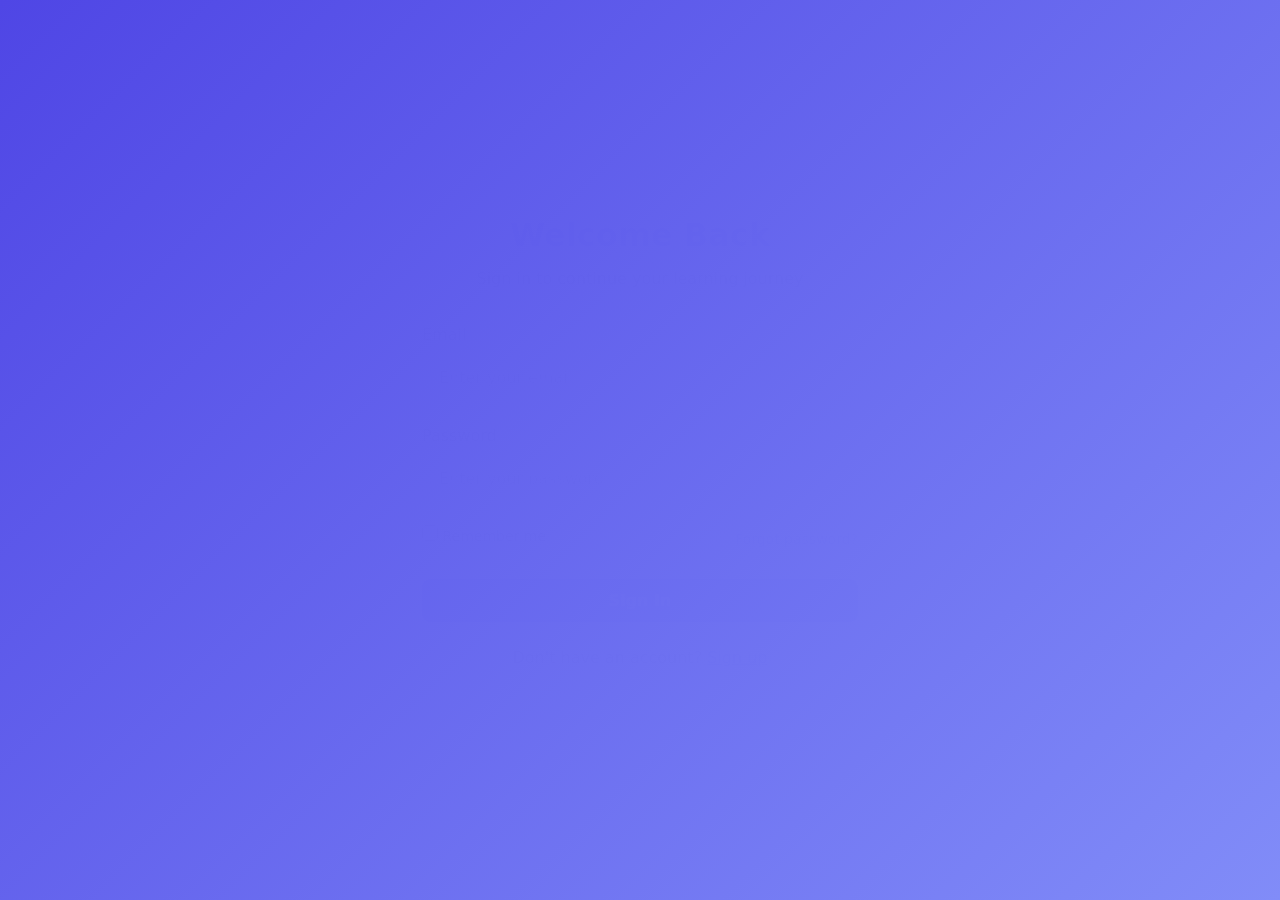
<file: rewards.html>
<!DOCTYPE html>
<html lang="en">
<head>
    <meta charset="UTF-8">
    <meta name="viewport" content="width=device-width, initial-scale=1.0">
    <title>Rewards - Cognifai</title>
    <link rel="stylesheet" href="styles.css">
</head>
<body>
    <!-- Navigation -->
    <nav class="nav">
        <div class="nav-container">
            <a href="index.html" class="nav-logo">Cognifai</a>
            <div class="nav-links">
                <a href="dashboard.html">Dashboard</a>
                <a href="lessons.html">Lessons</a>
                <a href="chat.html">Chat</a>
                <a href="rewards.html">Rewards</a>
                <a href="profile.html">Profile</a>
            </div>
        </div>
    </nav>

    <div class="container" style="max-width: 1200px; margin: 2rem auto; padding: 0 1rem;">
        <!-- Rewards Header -->
        <div class="welcome-strip">
            <h1>Your Achievements</h1>
            <div style="display: flex; align-items: center; gap: 1rem; margin-top: 1rem;">
                <div class="progress-bar" style="flex-grow: 1;">
                    <div class="progress-bar-fill" style="width: 0%;"></div>
                </div>
                <span>0 Badges Earned</span>
            </div>
        </div>

        <!-- Badges Grid -->
        <div class="badge-grid">
            <!-- Learning Badges -->
            <div class="badge-card" style="opacity: 0.5;">
                <div class="badge-icon">🎓</div>
                <h3>First Steps</h3>
                <p>Complete your first lesson</p>
            </div>
            <div class="badge-card" style="opacity: 0.5;">
                <div class="badge-icon">📚</div>
                <h3>Quick Learner</h3>
                <p>Complete 5 lessons</p>
            </div>
            <div class="badge-card" style="opacity: 0.5;">
                <div class="badge-icon">🎯</div>
                <h3>Goal Setter</h3>
                <p>Set your first learning goal</p>
            </div>

            <!-- Streak Badges -->
            <div class="badge-card" style="opacity: 0.5;">
                <div class="badge-icon">🔥</div>
                <h3>3-Day Streak</h3>
                <p>Learn for 3 days in a row</p>
            </div>
            <div class="badge-card" style="opacity: 0.5;">
                <div class="badge-icon">⚡</div>
                <h3>7-Day Streak</h3>
                <p>Learn for 7 days in a row</p>
            </div>
            <div class="badge-card" style="opacity: 0.5;">
                <div class="badge-icon">🌟</div>
                <h3>30-Day Streak</h3>
                <p>Learn for 30 days in a row</p>
            </div>

            <!-- Special Badges -->
            <div class="badge-card" style="opacity: 0.5;">
                <div class="badge-icon">💡</div>
                <h3>Early Bird</h3>
                <p>Complete a lesson before 9 AM</p>
            </div>
            <div class="badge-card" style="opacity: 0.5;">
                <div class="badge-icon">🌙</div>
                <h3>Night Owl</h3>
                <p>Complete a lesson after 9 PM</p>
            </div>
            <div class="badge-card" style="opacity: 0.5;">
                <div class="badge-icon">🎉</div>
                <h3>Perfect Week</h3>
                <p>Complete all daily goals for a week</p>
            </div>
        </div>

        <!-- Start Learning Prompt -->
        <div class="card" style="text-align: center; margin-top: 2rem;">
            <h2>Start Your Learning Journey</h2>
            <p style="margin: 1rem 0;">Chat with our AI to create your personalized lesson plan and start earning badges!</p>
            <a href="chat.html" class="btn" style="display: inline-block; width: auto;">Chat with AI</a>
        </div>
    </div>

    <script>
        // Check if user is logged in
        window.onload = function() {
            const userData = JSON.parse(localStorage.getItem('userData'));
            if (!userData) {
                window.location.href = 'login.html';
                return;
            }

            // Check if there are any lessons
            const lessons = JSON.parse(localStorage.getItem('lessons') || '[]');
            if (lessons.length > 0) {
                // Update progress based on completed lessons
                const completedLessons = lessons.filter(lesson => lesson.completed).length;
                const progress = (completedLessons / lessons.length) * 100;
                
                document.querySelector('.progress-bar-fill').style.width = `${progress}%`;
                document.querySelector('.welcome-strip span').textContent = `${completedLessons} Badges Earned`;

                // Update badge opacity based on achievements
                // This would be expanded based on actual achievement logic
                if (completedLessons > 0) {
                    document.querySelector('.badge-card').style.opacity = '1';
                }
            }
        }
    </script>
</body>
</html>
</file>
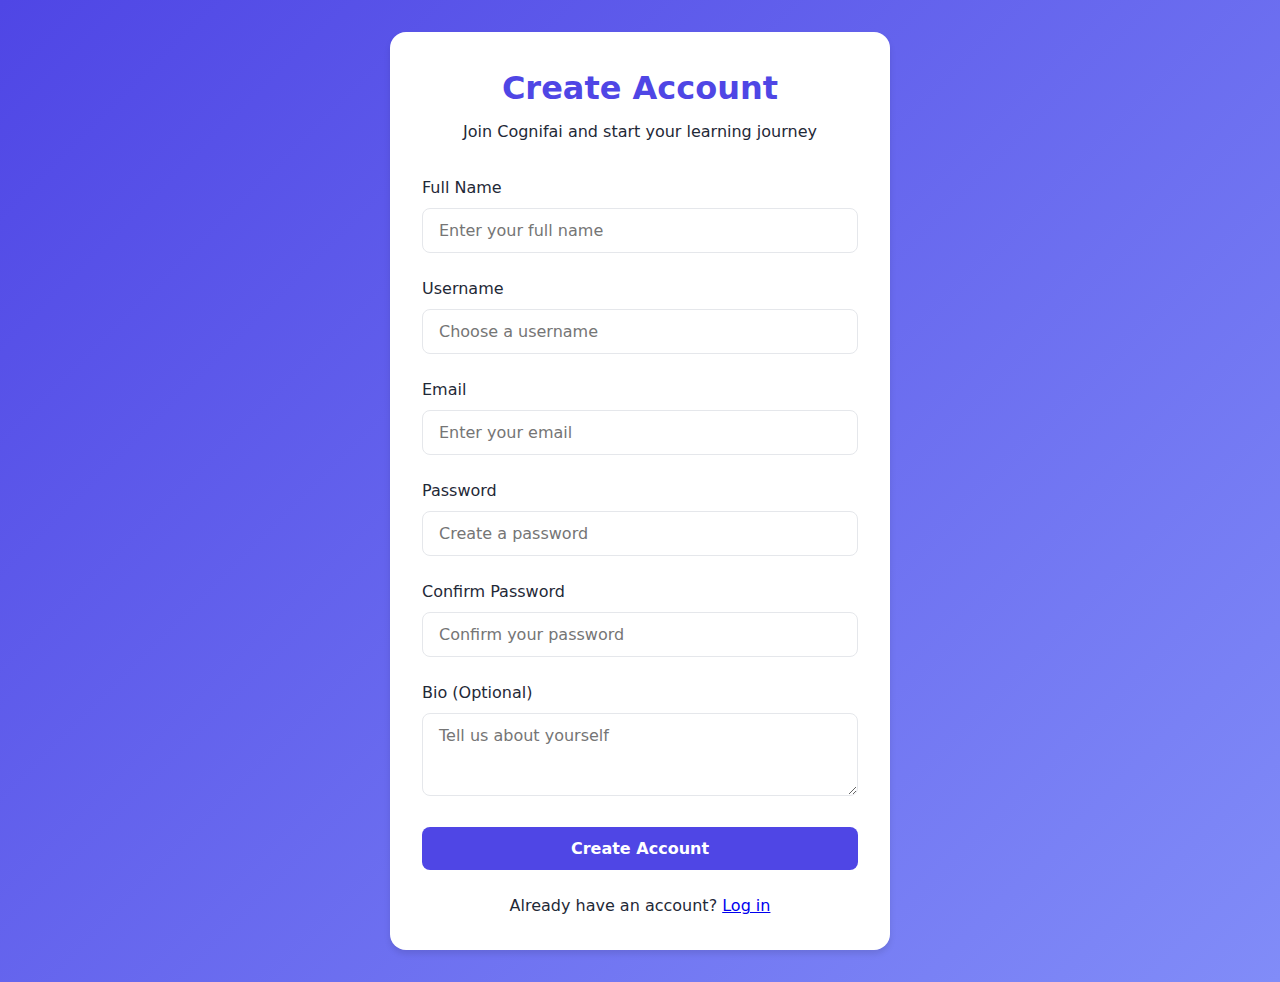
<file: signup.html>
<!DOCTYPE html>
<html lang="en">
<head>
    <meta charset="UTF-8">
    <meta name="viewport" content="width=device-width, initial-scale=1.0">
    <title>Sign Up - Cognifai</title>
    <link rel="stylesheet" href="styles.css">
</head>
<body>
    <div class="auth-container">
        <div class="auth-box">
            <div class="auth-header">
                <h1>Create Account</h1>
                <p class="text-light">Join Cognifai and start your learning journey</p>
            </div>
            <form id="signupForm" class="mt-2">
                <div class="form-group">
                    <label for="fullName">Full Name</label>
                    <input type="text" id="fullName" class="form-control" required placeholder="Enter your full name">
                </div>
                <div class="form-group">
                    <label for="username">Username</label>
                    <input type="text" id="username" class="form-control" required placeholder="Choose a username">
                </div>
                <div class="form-group">
                    <label for="email">Email</label>
                    <input type="email" id="email" class="form-control" required placeholder="Enter your email">
                </div>
                <div class="form-group">
                    <label for="password">Password</label>
                    <input type="password" id="password" class="form-control" required placeholder="Create a password">
                </div>
                <div class="form-group">
                    <label for="confirmPassword">Confirm Password</label>
                    <input type="password" id="confirmPassword" class="form-control" required placeholder="Confirm your password">
                </div>
                <div class="form-group">
                    <label for="bio">Bio (Optional)</label>
                    <textarea id="bio" class="form-control" rows="3" placeholder="Tell us about yourself"></textarea>
                </div>
                <div class="form-group">
                    <button type="submit" class="btn btn-primary" style="width: 100%;">Create Account</button>
                </div>
                <p class="text-center mt-2">
                    Already have an account? <a href="login.html" class="text-primary">Log in</a>
                </p>
            </form>
        </div>
    </div>

    <script>
        document.getElementById('signupForm').addEventListener('submit', function(e) {
            e.preventDefault();
            
            const password = document.getElementById('password').value;
            const confirmPassword = document.getElementById('confirmPassword').value;
            
            if (password !== confirmPassword) {
                alert('Passwords do not match!');
                return;
            }
            
            const userData = {
                fullName: document.getElementById('fullName').value,
                username: document.getElementById('username').value,
                email: document.getElementById('email').value,
                bio: document.getElementById('bio').value
            };
            
            localStorage.setItem('userData', JSON.stringify(userData));
            window.location.href = 'onboarding.html';
        });
    </script>
</body>
</html>
</file>
<file: styles.css>
/* Global Styles */
:root {
    --primary: #4f46e5;
    --primary-dark: #4338ca;
    --secondary: #818cf8;
    --text: #1f2937;
    --text-light: #6b7280;
    --light: #f3f4f6;
    --white: #ffffff;
    --gray: #9ca3af;
    --border: #e5e7eb;
    --success: #10b981;
    --warning: #f59e0b;
    --error: #ef4444;
}

* {
    margin: 0;
    padding: 0;
    box-sizing: border-box;
    font-family: 'Segoe UI', system-ui, sans-serif;
}

body {
    background-color: var(--light);
    color: var(--text);
    line-height: 1.5;
}

/* Navigation */
.nav {
    background-color: var(--primary);
    padding: 1rem;
    box-shadow: 0 2px 4px rgba(0,0,0,0.1);
    position: sticky;
    top: 0;
    z-index: 100;
}

.nav-container {
    max-width: 1200px;
    margin: 0 auto;
    display: flex;
    justify-content: space-between;
    align-items: center;
}

.nav-logo {
    color: var(--white);
    font-size: 1.5rem;
    font-weight: bold;
    text-decoration: none;
}

.nav-links {
    display: flex;
    gap: 2rem;
}

.nav-links a {
    color: var(--white);
    text-decoration: none;
    transition: opacity 0.2s;
    font-weight: 500;
}

.nav-links a:hover {
    opacity: 0.8;
}

/* Container */
.container {
    max-width: 1200px;
    margin: 2rem auto;
    padding: 0 1rem;
}

/* Cards */
.card {
    background: var(--white);
    border-radius: 1rem;
    padding: 1.5rem;
    box-shadow: 0 2px 8px rgba(0,0,0,0.05);
    transition: transform 0.2s, box-shadow 0.2s;
}

.card:hover {
    transform: translateY(-2px);
    box-shadow: 0 4px 12px rgba(0,0,0,0.1);
}

/* Forms */
.form-group {
    margin-bottom: 1.5rem;
}

.form-group label {
    display: block;
    margin-bottom: 0.5rem;
    font-weight: 500;
    color: var(--text);
}

.form-control {
    width: 100%;
    padding: 0.75rem 1rem;
    border: 1px solid var(--border);
    border-radius: 0.5rem;
    font-size: 1rem;
    transition: border-color 0.2s, box-shadow 0.2s;
}

.form-control:focus {
    outline: none;
    border-color: var(--primary);
    box-shadow: 0 0 0 3px rgba(79,70,229,0.1);
}

/* Buttons */
.btn {
    display: inline-block;
    padding: 0.75rem 1.5rem;
    border-radius: 0.5rem;
    font-weight: 600;
    text-decoration: none;
    cursor: pointer;
    transition: all 0.2s;
    border: none;
    font-size: 1rem;
}

.btn-primary {
    background-color: var(--primary);
    color: var(--white);
}

.btn-primary:hover {
    background-color: var(--primary-dark);
}

.btn-secondary {
    background-color: var(--light);
    color: var(--text);
}

.btn-secondary:hover {
    background-color: var(--gray);
    color: var(--white);
}

/* Profile Components */
.profile-header {
    text-align: center;
    margin-bottom: 2rem;
}

.profile-picture {
    width: 150px;
    height: 150px;
    border-radius: 50%;
    margin: 0 auto 1rem;
    position: relative;
    overflow: hidden;
    background: var(--light);
    border: 3px solid var(--white);
    box-shadow: 0 4px 12px rgba(0,0,0,0.1);
}

.profile-picture img {
    width: 100%;
    height: 100%;
    object-fit: cover;
}

.profile-picture-upload {
    position: absolute;
    bottom: 0;
    left: 0;
    right: 0;
    background: rgba(0,0,0,0.5);
    padding: 0.5rem;
    text-align: center;
    cursor: pointer;
    color: var(--white);
    font-size: 0.875rem;
    opacity: 0;
    transition: opacity 0.2s;
}

.profile-picture:hover .profile-picture-upload {
    opacity: 1;
}

.profile-picture input[type="file"] {
    display: none;
}

/* Grid Layouts */
.grid {
    display: grid;
    gap: 1.5rem;
}

.grid-2 {
    grid-template-columns: repeat(2, 1fr);
}

.grid-3 {
    grid-template-columns: repeat(3, 1fr);
}

.grid-4 {
    grid-template-columns: repeat(4, 1fr);
}

/* Progress Bars */
.progress-bar {
    background: var(--light);
    border-radius: 9999px;
    height: 0.5rem;
    overflow: hidden;
}

.progress-bar-fill {
    background: var(--primary);
    height: 100%;
    transition: width 0.3s ease;
}

/* Responsive Design */
@media (max-width: 1024px) {
    .grid-4 {
        grid-template-columns: repeat(3, 1fr);
    }
}

@media (max-width: 768px) {
    .nav-links {
        display: none;
    }
    
    .grid-3, .grid-4 {
        grid-template-columns: repeat(2, 1fr);
    }
    
    .grid-2 {
        grid-template-columns: 1fr;
    }
}

@media (max-width: 480px) {
    .grid-3, .grid-4 {
        grid-template-columns: 1fr;
    }
    
    .container {
        padding: 0 0.5rem;
    }
}

/* Animations */
@keyframes fadeIn {
    from { opacity: 0; }
    to { opacity: 1; }
}

.fade-in {
    animation: fadeIn 0.3s ease-in;
}

/* Utility Classes */
.text-center { text-align: center; }
.mt-1 { margin-top: 0.5rem; }
.mt-2 { margin-top: 1rem; }
.mt-3 { margin-top: 1.5rem; }
.mb-1 { margin-bottom: 0.5rem; }
.mb-2 { margin-bottom: 1rem; }
.mb-3 { margin-bottom: 1.5rem; }

/* Auth Pages (Login/Signup) */
.auth-container {
    background: linear-gradient(135deg, var(--primary), var(--secondary));
    min-height: 100vh;
    display: flex;
    align-items: center;
    justify-content: center;
    padding: 2rem;
}

.auth-box {
    background-color: var(--white);
    padding: 2rem;
    border-radius: 1rem;
    box-shadow: 0 4px 6px rgba(0, 0, 0, 0.1);
    width: 100%;
    max-width: 500px;
}

.auth-header {
    text-align: center;
    margin-bottom: 2rem;
}

.auth-header h1 {
    color: var(--primary);
    font-size: 2rem;
    margin-bottom: 0.5rem;
}

/* Dashboard Components */
.welcome-strip {
    background: linear-gradient(135deg, var(--primary), var(--secondary));
    color: var(--white);
    padding: 2rem;
    border-radius: 1rem;
    margin-bottom: 2rem;
}

.stats-grid {
    display: grid;
    grid-template-columns: repeat(auto-fit, minmax(200px, 1fr));
    gap: 1.5rem;
    margin-bottom: 2rem;
}

.stat-card {
    background-color: var(--white);
    padding: 1.5rem;
    border-radius: 1rem;
    text-align: center;
}

/* Lesson Components */
.lesson-content {
    max-width: 800px;
    margin: 0 auto;
    padding: 2rem;
}

.lesson-sidebar {
    position: fixed;
    right: 2rem;
    top: 50%;
    transform: translateY(-50%);
    background-color: var(--white);
    padding: 1rem;
    border-radius: 1rem;
    box-shadow: 0 2px 4px rgba(0,0,0,0.1);
}

/* Chat Components */
.chat-container {
    display: grid;
    grid-template-columns: 250px 1fr;
    gap: 1.5rem;
    height: calc(100vh - 4rem);
    padding: 1rem;
}

.chat-sidebar {
    background-color: var(--white);
    border-radius: 1rem;
    padding: 1rem;
}

.chat-main {
    background-color: var(--white);
    border-radius: 1rem;
    padding: 1rem;
    display: flex;
    flex-direction: column;
}

.chat-messages {
    flex-grow: 1;
    overflow-y: auto;
    padding: 1rem;
}

.chat-input {
    display: flex;
    gap: 1rem;
    padding: 1rem;
    border-top: 1px solid var(--border);
}

/* Rewards Components */
.badge-grid {
    display: grid;
    grid-template-columns: repeat(auto-fill, minmax(200px, 1fr));
    gap: 1.5rem;
    margin-bottom: 2rem;
}

.badge-card {
    background-color: var(--white);
    border-radius: 1rem;
    padding: 1.5rem;
    text-align: center;
    transition: transform 0.2s;
}

.badge-card:hover {
    transform: translateY(-4px);
}

.badge-icon {
    width: 64px;
    height: 64px;
    margin: 0 auto 1rem;
}

/* Onboarding Components */
.onboarding-progress {
    display: flex;
    justify-content: space-between;
    margin-bottom: 2rem;
    padding: 1rem;
    background-color: var(--white);
    border-radius: 1rem;
}

.step-indicator {
    display: flex;
    align-items: center;
    gap: 0.5rem;
}

.step-number {
    width: 2rem;
    height: 2rem;
    border-radius: 50%;
    background-color: var(--light);
    display: flex;
    align-items: center;
    justify-content: center;
    font-weight: 600;
}

.step-number.active {
    background-color: var(--primary);
    color: var(--white);
}
</file>
